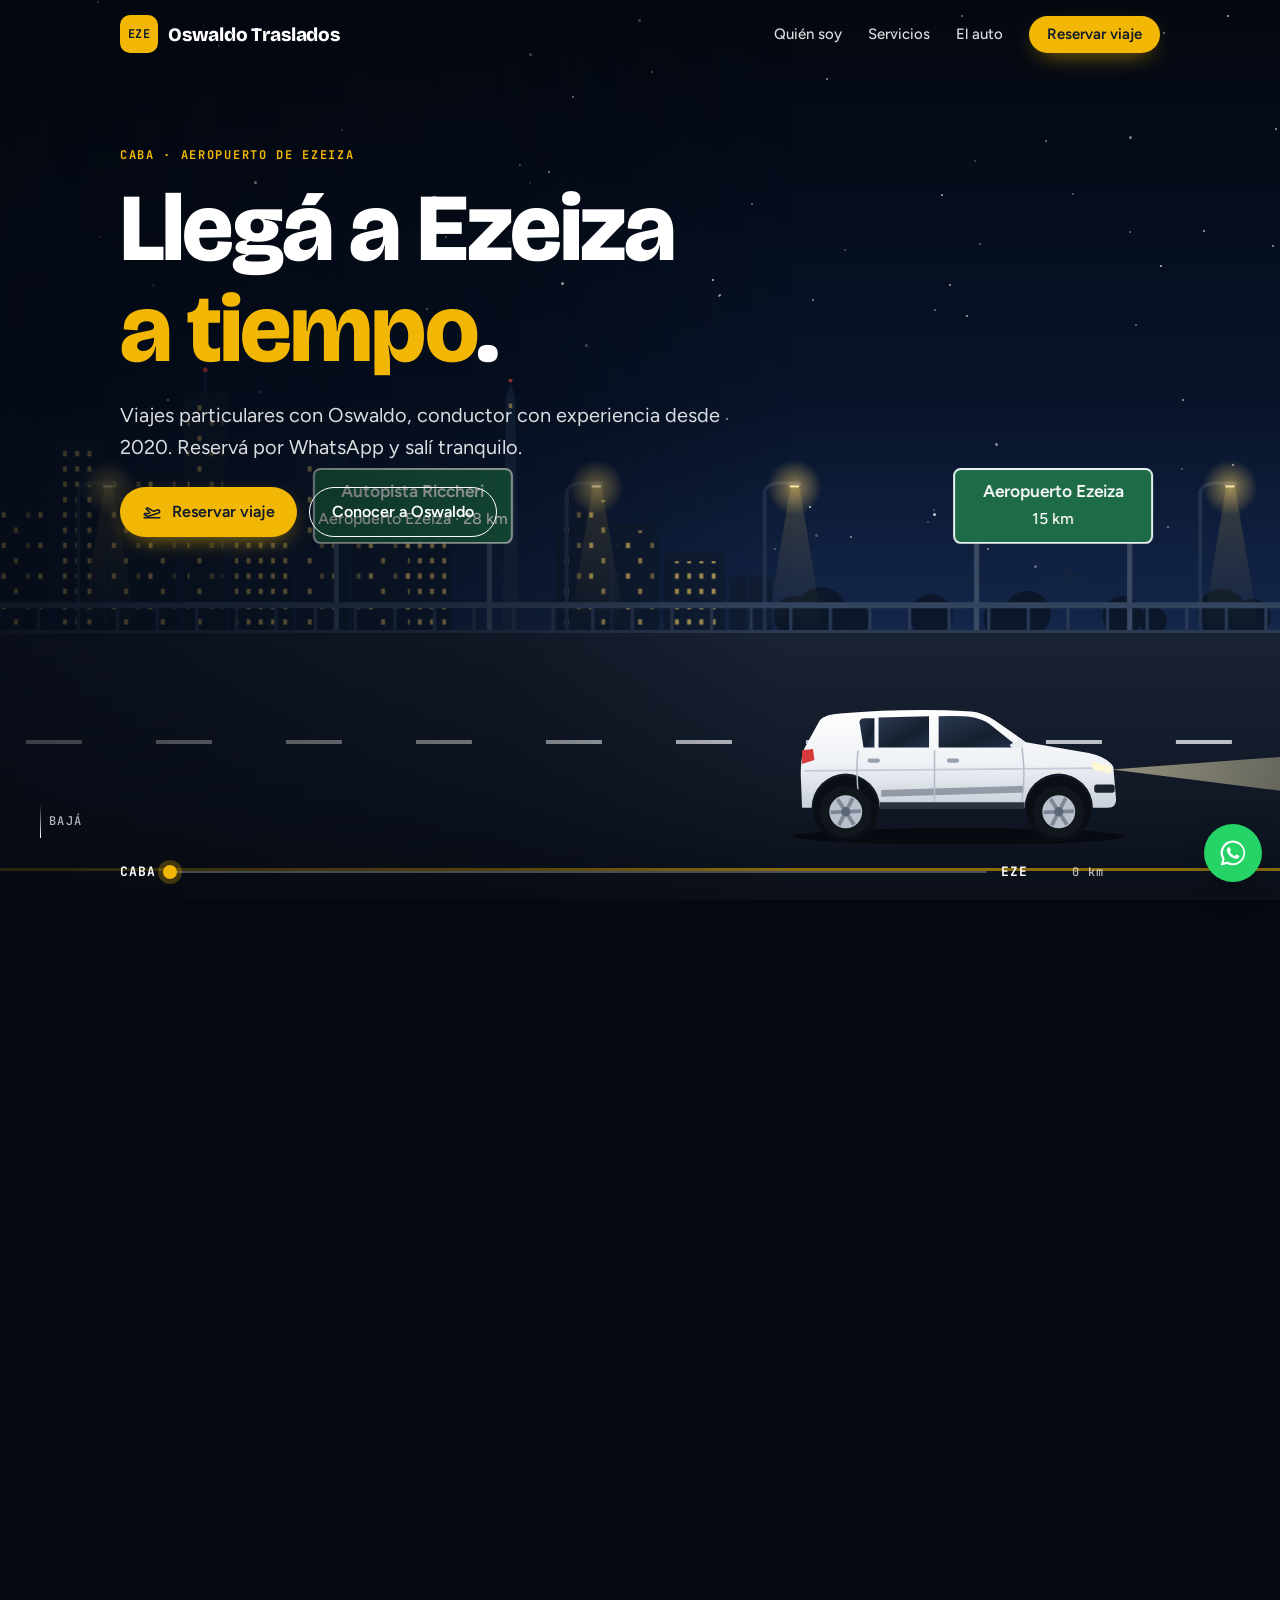
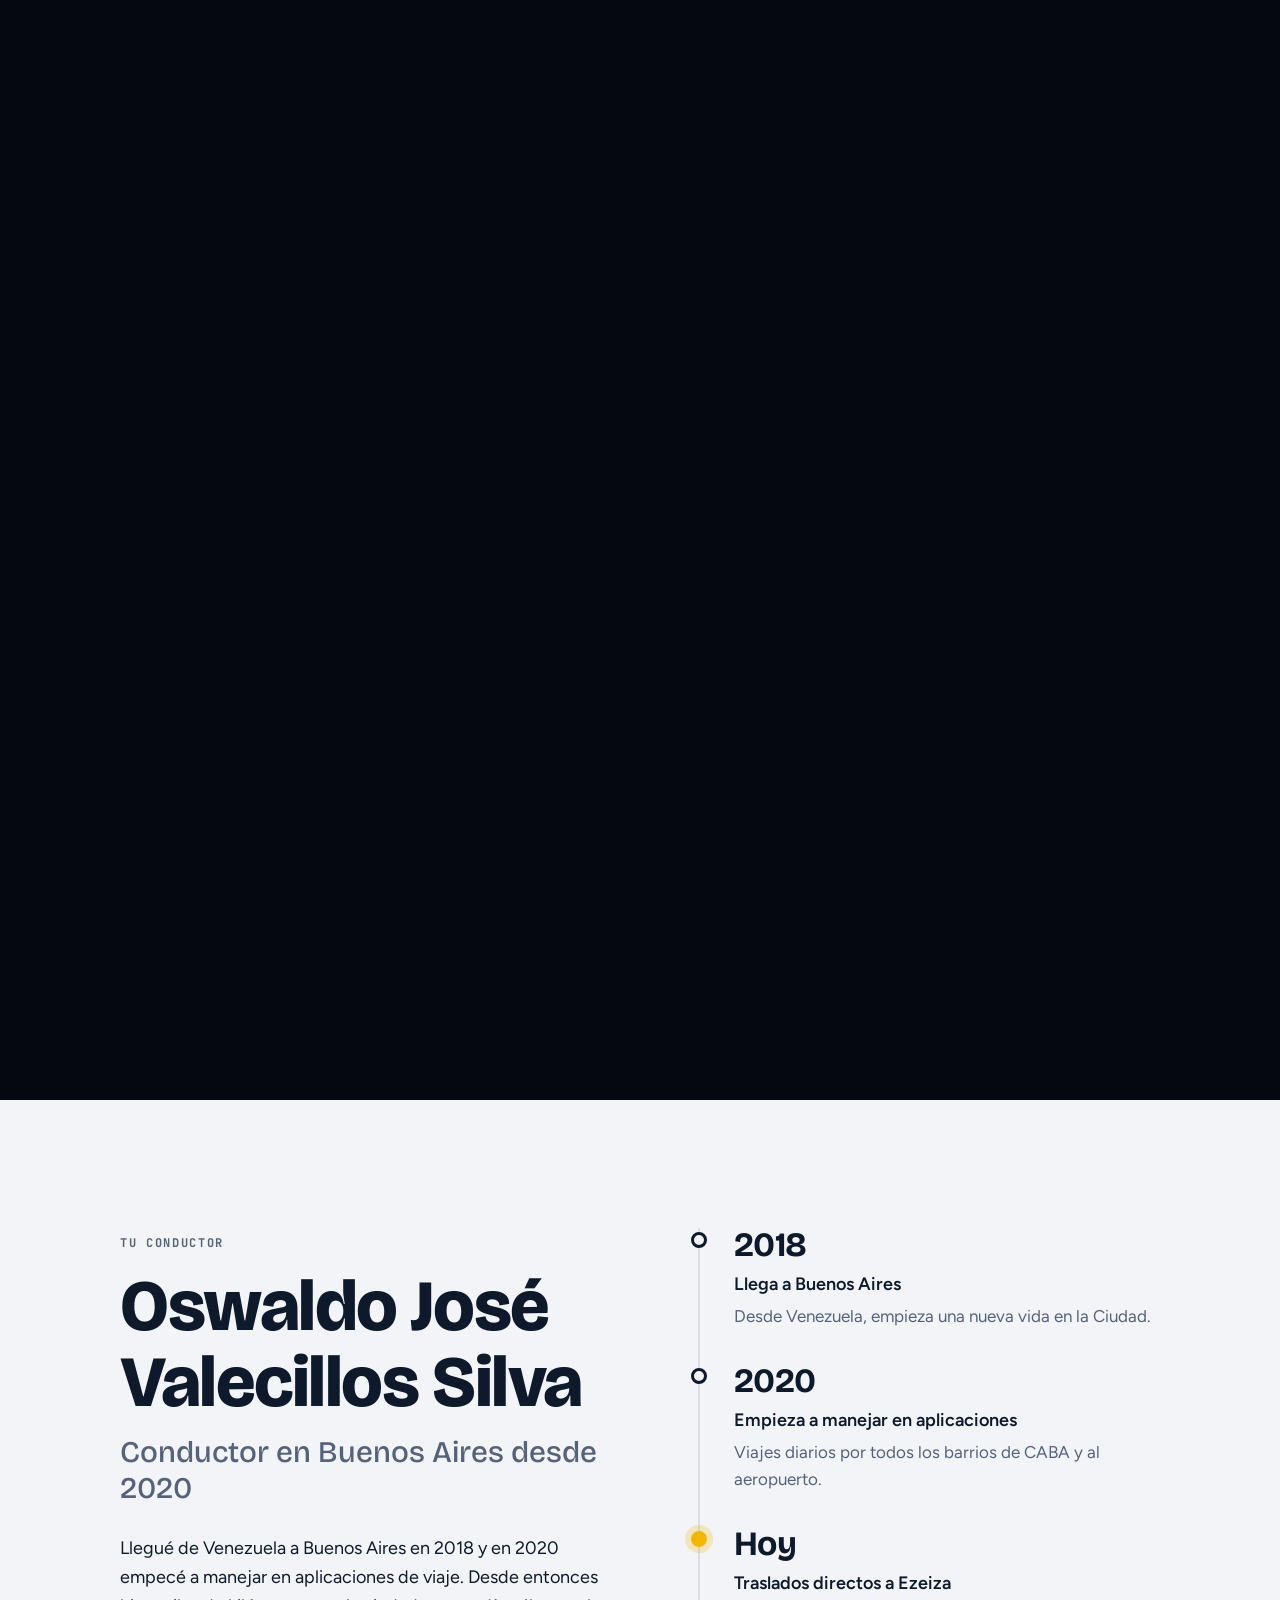
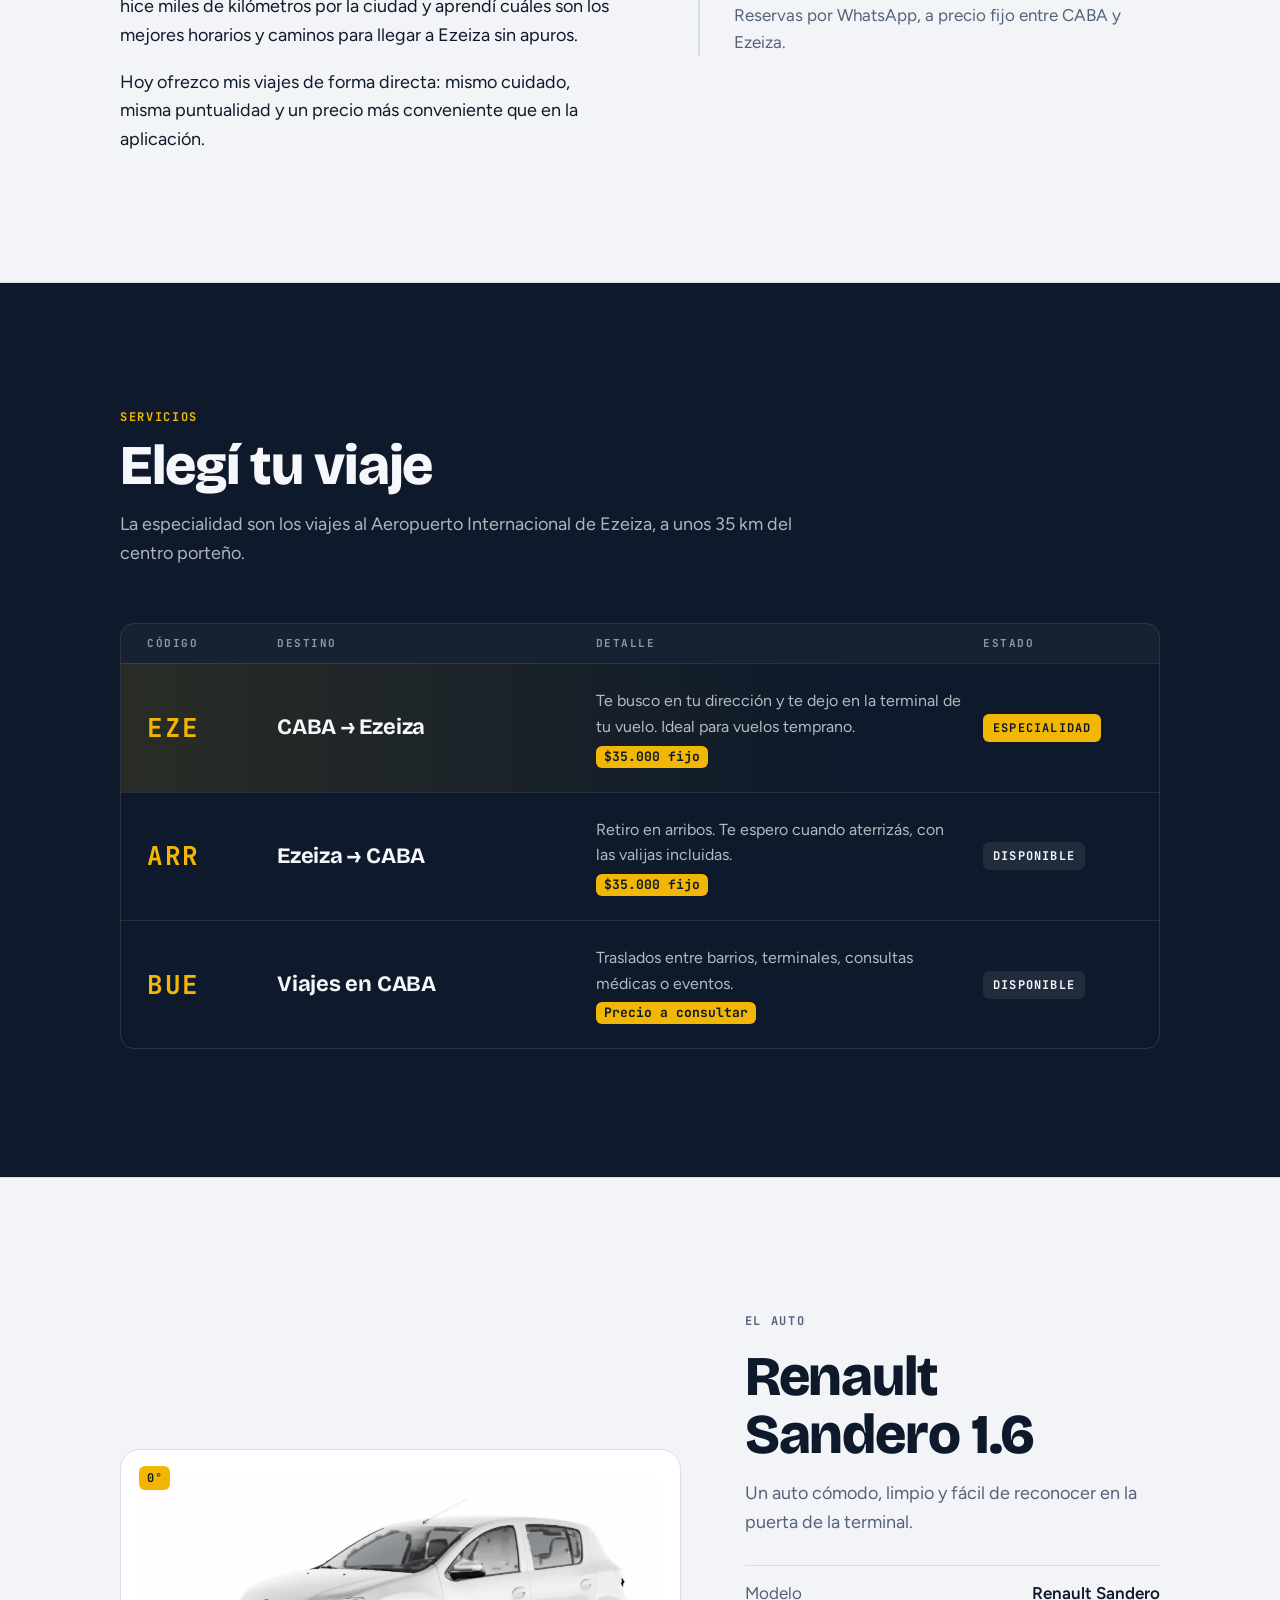
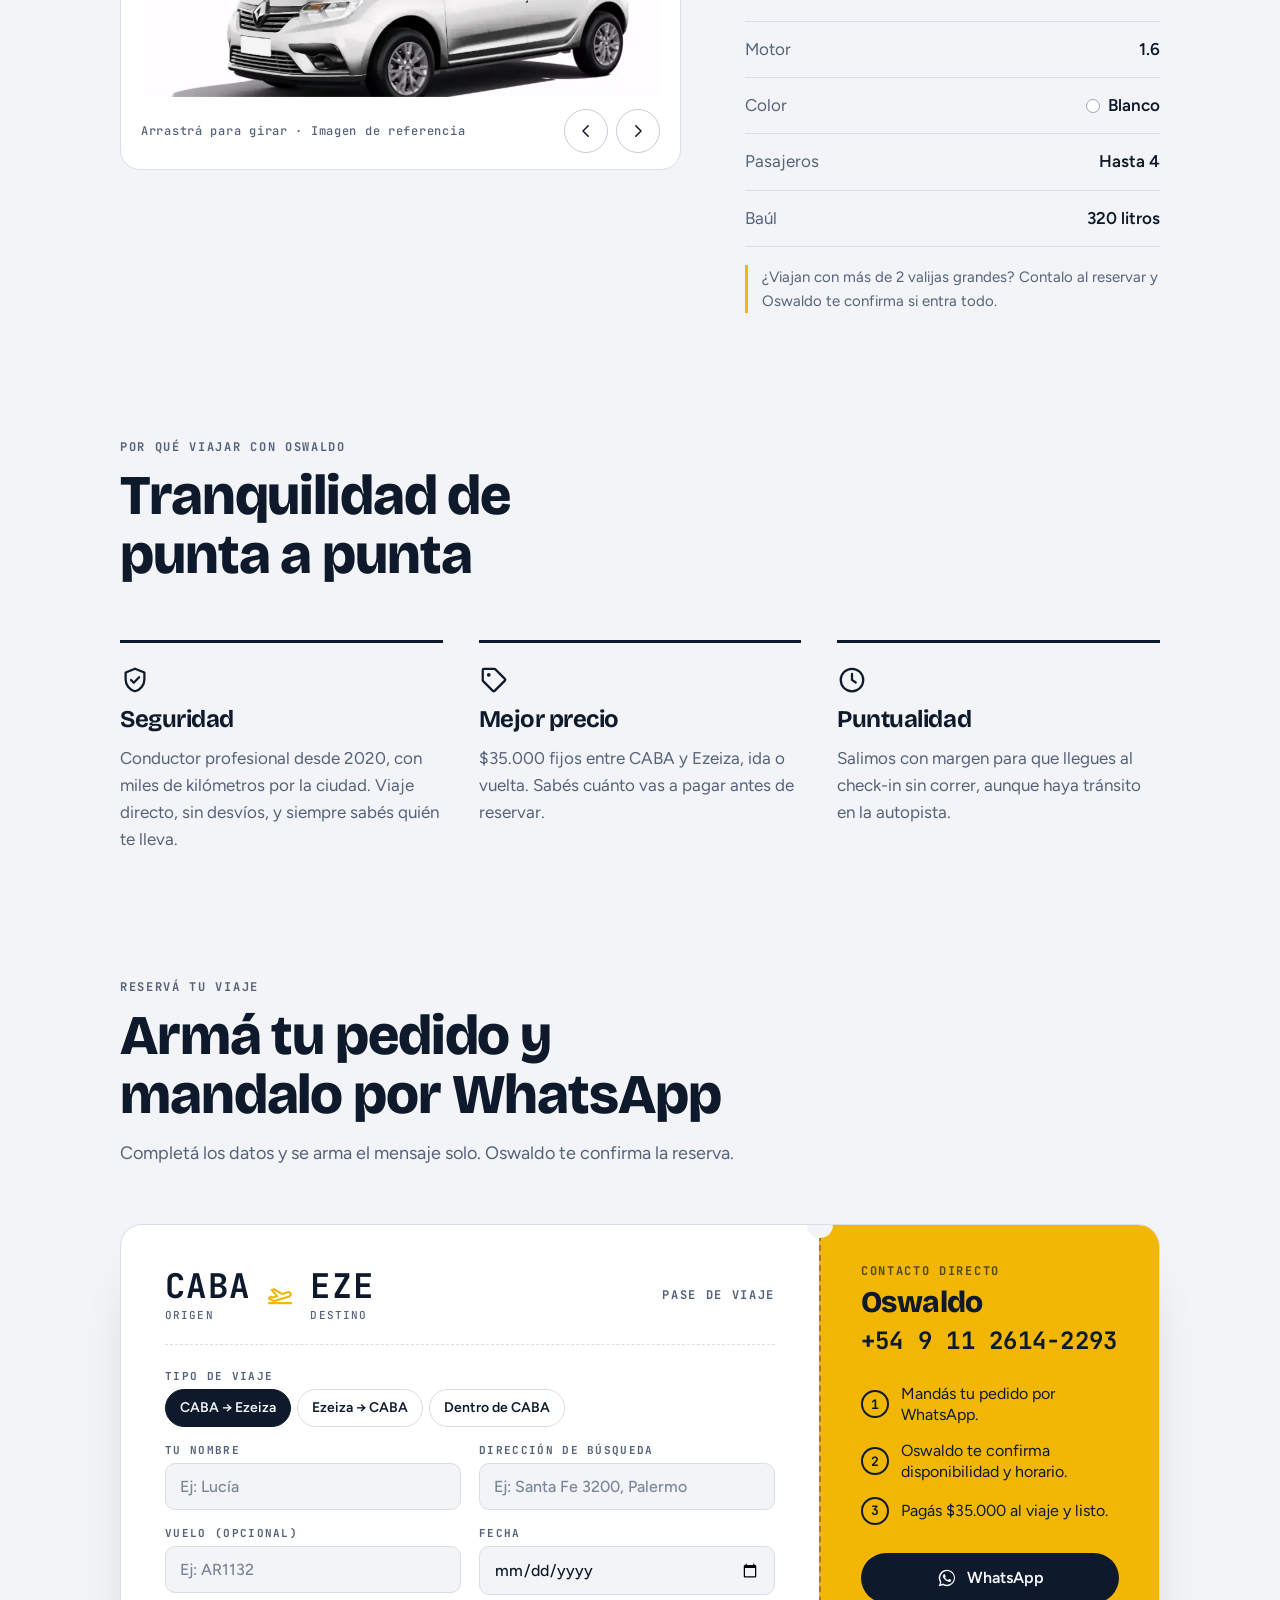
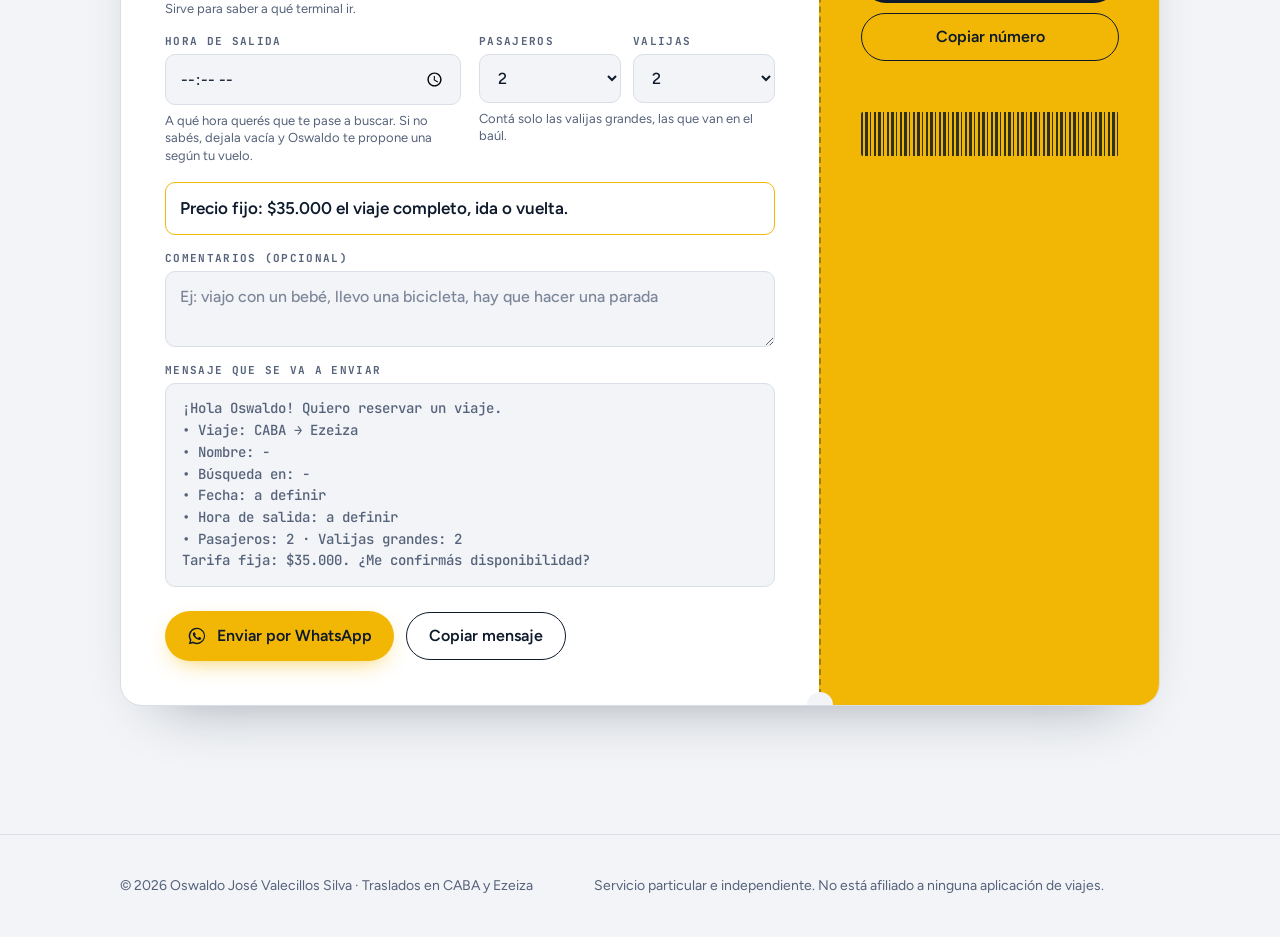
<file: index.html>
<!DOCTYPE html>
<html lang="es-AR">
<head>
  <meta charset="UTF-8">
  <meta name="viewport" content="width=device-width, initial-scale=1, viewport-fit=cover">
  <title>Oswaldo Traslados · Viajes de CABA al Aeropuerto de Ezeiza</title>
  <meta name="description" content="Traslados particulares de CABA al Aeropuerto de Ezeiza y de vuelta, con Oswaldo, conductor desde 2020. Precio fijo de $35.000 a Ezeiza y desde Ezeiza. Reservá por WhatsApp.">
  <meta name="author" content="Oswaldo José Valecillos Silva">
  <meta name="robots" content="index, follow">
  <meta name="theme-color" content="#0E1A2B">
  <!-- Si cambia el dominio, actualizar aquí, en og:url, og:image, el JSON-LD, robots.txt y sitemap.xml -->
  <link rel="canonical" href="https://sebbasv.github.io/Oswaldo/">
  <link rel="icon" type="image/svg+xml" href="assets/favicon.svg">
  <link rel="icon" type="image/png" sizes="32x32" href="assets/favicon-32.png">
  <link rel="apple-touch-icon" href="assets/apple-touch-icon.png">

  <meta property="og:type" content="website">
  <meta property="og:site_name" content="Oswaldo Traslados">
  <meta property="og:locale" content="es_AR">
  <meta property="og:url" content="https://sebbasv.github.io/Oswaldo/">
  <meta property="og:title" content="Oswaldo Traslados · CABA ⇄ Aeropuerto de Ezeiza">
  <meta property="og:description" content="Llegá a Ezeiza a tiempo. Viajes particulares desde cualquier barrio de CABA, a precio fijo de $35.000. Reservá por WhatsApp.">
  <meta property="og:image" content="https://sebbasv.github.io/Oswaldo/assets/img/og-image.png">
  <meta property="og:image:type" content="image/png">
  <meta property="og:image:width" content="1200">
  <meta property="og:image:height" content="630">
  <meta property="og:image:alt" content="Oswaldo Traslados: viajes de CABA al Aeropuerto de Ezeiza. Ilustración de un Renault Sandero blanco de noche en la Autopista Riccheri.">
  <meta name="twitter:card" content="summary_large_image">
  <meta name="twitter:title" content="Oswaldo Traslados · CABA ⇄ Ezeiza">
  <meta name="twitter:description" content="Viajes particulares al Aeropuerto de Ezeiza. Reservá por WhatsApp.">
  <meta name="twitter:image" content="https://sebbasv.github.io/Oswaldo/assets/img/og-image.png">

  <script>document.documentElement.classList.add('js');</script>

  <link rel="preconnect" href="https://fonts.googleapis.com">
  <link rel="preconnect" href="https://fonts.gstatic.com" crossorigin>
  <link rel="stylesheet" href="https://fonts.googleapis.com/css2?family=Bricolage+Grotesque:opsz,wght@12..96,500;12..96,700;12..96,800&family=Figtree:wght@400;500;600&family=JetBrains+Mono:wght@500;700&display=swap">
  <link rel="stylesheet" href="css/style.css">
  <script src="js/main.js" defer></script>

  <script type="application/ld+json">
  {
    "@context": "https://schema.org",
    "@type": "TaxiService",
    "@id": "https://sebbasv.github.io/Oswaldo/#servicio",
    "name": "Oswaldo Traslados",
    "description": "Traslados particulares de CABA al Aeropuerto Internacional de Ezeiza, retiro en arribos y viajes dentro de la Ciudad de Buenos Aires.",
    "url": "https://sebbasv.github.io/Oswaldo/",
    "image": "https://sebbasv.github.io/Oswaldo/assets/img/og-image.png",
    "serviceType": "Traslados al aeropuerto",
    "areaServed": [
      { "@type": "City", "name": "Ciudad Autónoma de Buenos Aires" },
      { "@type": "Airport", "name": "Aeropuerto Internacional Ministro Pistarini (Ezeiza)", "iataCode": "EZE" }
    ],
    "provider": {
      "@type": "Person",
      "name": "Oswaldo José Valecillos Silva",
      "jobTitle": "Conductor",
      "telephone": "+54 9 11 2614-2293",
      "url": "https://sebbasv.github.io/Oswaldo/"
    },
    "availableChannel": {
      "@type": "ServiceChannel",
      "serviceUrl": "https://wa.me/5491126142293",
      "servicePhone": { "@type": "ContactPoint", "telephone": "+54 9 11 2614-2293", "contactType": "reservas", "availableLanguage": "es" }
    }
  }
  </script>
</head>
<body>

<a class="skip-link" href="#contenido">Saltar al contenido</a>

<svg width="0" height="0" style="position:absolute" aria-hidden="true" focusable="false">
  <symbol id="i-wa" viewBox="0 0 24 24"><path fill="currentColor" d="M12.04 2a9.9 9.9 0 0 0-8.5 15l-1.4 5 5.1-1.3A9.9 9.9 0 1 0 12.04 2Zm0 18.1a8.2 8.2 0 0 1-4.2-1.2l-.3-.2-3 .8.8-3-.2-.3a8.2 8.2 0 1 1 6.9 3.9Zm4.5-6.1c-.25-.12-1.46-.72-1.69-.8-.23-.08-.39-.12-.56.12-.16.25-.64.8-.78.97-.14.16-.29.18-.54.06a6.7 6.7 0 0 1-3.34-2.92c-.25-.43.25-.4.72-1.34.08-.16.04-.3-.02-.43-.06-.12-.56-1.34-.76-1.84-.2-.48-.4-.41-.56-.42h-.47a.9.9 0 0 0-.66.31 2.76 2.76 0 0 0-.86 2.05c0 1.21.88 2.38 1 2.55.13.16 1.74 2.66 4.21 3.73 1.56.67 2.17.73 2.95.62.48-.07 1.46-.6 1.67-1.18.2-.58.2-1.08.14-1.18-.06-.1-.22-.16-.47-.29Z"/></symbol>
  <symbol id="i-plane" viewBox="0 0 24 24"><path fill="none" stroke="currentColor" stroke-width="1.8" stroke-linecap="round" stroke-linejoin="round" d="M2.5 19h19M3.8 13.4l2.3.8 3.4-1.2-4.6-5.2 1.9-.7 7.2 4.1 4.6-1.6a1.9 1.9 0 0 1 1.3 3.6L6.6 17.3 2.5 15Z"/></symbol>
  <symbol id="i-shield" viewBox="0 0 24 24"><path fill="none" stroke="currentColor" stroke-width="1.8" stroke-linecap="round" stroke-linejoin="round" d="M12 3 4.5 6v5.5c0 4.6 3.2 8.4 7.5 9.5 4.3-1.1 7.5-4.9 7.5-9.5V6L12 3Z"/><path fill="none" stroke="currentColor" stroke-width="1.8" stroke-linecap="round" stroke-linejoin="round" d="m8.8 12 2.2 2.2 4.3-4.4"/></symbol>
  <symbol id="i-tag" viewBox="0 0 24 24"><path fill="none" stroke="currentColor" stroke-width="1.8" stroke-linecap="round" stroke-linejoin="round" d="M3 12.2V4a1 1 0 0 1 1-1h8.2a1 1 0 0 1 .7.3l7.8 7.8a1 1 0 0 1 0 1.4l-8.2 8.2a1 1 0 0 1-1.4 0L3.3 12.9a1 1 0 0 1-.3-.7Z"/><circle cx="7.8" cy="7.8" r="1.5" fill="currentColor"/></symbol>
  <symbol id="i-clock" viewBox="0 0 24 24"><circle cx="12" cy="12" r="9" fill="none" stroke="currentColor" stroke-width="1.8"/><path fill="none" stroke="currentColor" stroke-width="1.8" stroke-linecap="round" d="M12 7v5l3 2"/></symbol>
  <symbol id="i-left" viewBox="0 0 24 24"><path fill="none" stroke="currentColor" stroke-width="2" stroke-linecap="round" stroke-linejoin="round" d="M15 5l-7 7 7 7"/></symbol>
  <symbol id="i-right" viewBox="0 0 24 24"><path fill="none" stroke="currentColor" stroke-width="2" stroke-linecap="round" stroke-linejoin="round" d="M9 5l7 7-7 7"/></symbol>
  <symbol id="i-arrow" viewBox="0 0 24 24"><path fill="none" stroke="currentColor" stroke-width="2" stroke-linecap="round" stroke-linejoin="round" d="M4 12h15M13 6l6 6-6 6"/></symbol>
</svg>

<header class="nav" id="nav">
  <div class="wrap nav-in">
    <a class="logo" href="#top" aria-label="Oswaldo Traslados, ir al inicio"><span class="logo-mark" aria-hidden="true">EZE</span><span class="logo-text">Oswaldo Traslados</span></a>
    <nav class="nav-links" id="navLinks" aria-label="Principal">
      <a href="#oswaldo">Quién soy</a>
      <a href="#servicios">Servicios</a>
      <a href="#auto">El auto</a>
      <a class="btn btn-accent" href="#reservar">Reservar viaje</a>
    </nav>
    <div class="nav-mobile">
      <a class="btn btn-accent nav-cta" href="#reservar">Reservar</a>
      <button class="nav-toggle" id="navToggle" type="button" aria-expanded="false" aria-controls="navLinks" aria-label="Abrir menú"><span></span><span></span><span></span></button>
    </div>
  </div>
</header>

<main id="top">
  <!-- HERO: ilustración de la ruta CABA → EZE que avanza con el scroll -->
  <section class="hero" id="hero" aria-label="Presentación">
    <div class="hero-stick">
      <div class="scene" id="scene" aria-hidden="true">
        <div class="sky"></div>
        <div class="sky-dawn" id="skyDawn"></div>
        <div class="stars" id="stars"></div>
        <div class="sun" id="sun"></div>

        <!-- Fondo: ciudad con el Obelisco, campo y el aeropuerto -->
        <svg class="layer layer-far" id="layerFar" viewBox="0 0 3200 400" preserveAspectRatio="xMinYMax meet" focusable="false">
          <defs>
            <pattern id="winA" width="16" height="20" patternUnits="userSpaceOnUse"><rect x="5" y="6" width="5" height="7" fill="#FFD66B" opacity=".7"/></pattern>
            <pattern id="winB" width="48" height="40" patternUnits="userSpaceOnUse"><rect x="5" y="6" width="5" height="7" fill="#FFD66B" opacity=".8"/><rect x="37" y="6" width="5" height="7" fill="#FFD66B" opacity=".45"/><rect x="21" y="26" width="5" height="7" fill="#FFD66B" opacity=".65"/></pattern>
            <pattern id="mullion" width="14" height="22" patternUnits="userSpaceOnUse"><rect width="11" height="22" fill="#F2B705" opacity=".38"/></pattern>
          </defs>
          <g fill="#101d33"><rect x="0" y="220" width="80" height="180"/><rect x="84" y="160" width="64" height="240"/><rect x="152" y="250" width="58" height="150"/><rect x="214" y="200" width="100" height="200"/><rect x="320" y="180" width="78" height="220"/><rect x="402" y="110" width="54" height="290"/><rect x="460" y="230" width="88" height="170"/><rect x="552" y="150" width="66" height="250"/><rect x="622" y="195" width="96" height="205"/><rect x="722" y="90" width="58" height="310"/><rect x="784" y="235" width="82" height="165"/><rect x="870" y="165" width="68" height="235"/><rect x="942" y="255" width="88" height="145"/><rect x="1010" y="185" width="62" height="215"/><rect x="1210" y="220" width="70" height="180"/><rect x="1284" y="260" width="60" height="140"/><rect x="1350" y="300" width="80" height="100"/><rect x="1436" y="330" width="56" height="70"/></g>
          <g><rect x="6" y="230" width="68" height="166" fill="url(#winB)"/><rect x="90" y="170" width="52" height="226" fill="url(#winA)"/><rect x="158" y="260" width="46" height="136" fill="url(#winB)"/><rect x="220" y="210" width="88" height="186" fill="url(#winB)"/><rect x="326" y="190" width="66" height="206" fill="url(#winA)"/><rect x="408" y="120" width="42" height="276" fill="url(#winB)"/><rect x="466" y="240" width="76" height="156" fill="url(#winB)"/><rect x="558" y="160" width="54" height="236" fill="url(#winA)"/><rect x="628" y="205" width="84" height="191" fill="url(#winB)"/><rect x="728" y="100" width="46" height="296" fill="url(#winB)"/><rect x="790" y="245" width="70" height="151" fill="url(#winA)"/><rect x="876" y="175" width="56" height="221" fill="url(#winB)"/><rect x="948" y="265" width="76" height="131" fill="url(#winB)"/><rect x="1016" y="195" width="50" height="201" fill="url(#winA)"/><rect x="1216" y="230" width="58" height="166" fill="url(#winB)"/><rect x="1290" y="270" width="48" height="126" fill="url(#winB)"/><rect x="1356" y="310" width="68" height="86" fill="url(#winA)"/></g>
          <!-- Obelisco -->
          <polygon points="1139,400 1161,400 1156,96 1150,76 1144,96" fill="#1a2b48"/>
          <rect x="1148" y="104" width="4" height="6" fill="#FFD66B" opacity=".8"/>
          <line x1="751" y1="90" x2="751" y2="62" stroke="#1a2b48" stroke-width="3"/>
          <circle class="blink" cx="751" cy="60" r="3" fill="#FF4D4D"/>
          <circle class="blink" cx="1150" cy="74" r="2.5" fill="#FF4D4D"/>
          <!-- Campo -->
          <g fill="#0c182a">
            <circle cx="1520" cy="382" r="26"/>
            <circle cx="1556" cy="378" r="34"/><circle cx="1600" cy="386" r="20"/><circle cx="1700" cy="381" r="28"/><circle cx="1790" cy="385" r="22"/>
            <circle cx="1826" cy="379" r="30"/><circle cx="1950" cy="382" r="26"/><circle cx="1990" cy="388" r="18"/><circle cx="2080" cy="378" r="32"/>
            <circle cx="2120" cy="383" r="24"/><circle cx="2240" cy="386" r="20"/><circle cx="2280" cy="381" r="28"/><circle cx="2400" cy="385" r="22"/>
          </g>
          <g stroke="#14243d" stroke-width="3" fill="none">
            <path d="M1460 400V320M1446 328H1474M1880 400V320M1866 328H1894M2200 400V320M2186 328H2214"/>
            <path d="M1446 328Q1663 352 1866 328M1474 328Q1677 356 1894 328M1866 328Q2030 350 2186 328M1894 328Q2056 352 2214 328" stroke-width="1.2"/>
          </g>
          <!-- Aeropuerto -->
          <path d="M2520 400V350Q2580 318 2640 350V400Z" fill="#13223a"/>
          <rect x="3012" y="200" width="18" height="200" fill="#16263f"/>
          <polygon points="2994,180 3048,180 3042,202 3000,202" fill="#F2B705" opacity=".55"/>
          <rect x="2990" y="172" width="62" height="9" fill="#1d3150"/>
          <line x1="3021" y1="172" x2="3021" y2="146" stroke="#1d3150" stroke-width="3"/>
          <circle class="blink" cx="3021" cy="144" r="3" fill="#FF4D4D"/>
          <rect x="2660" y="330" width="500" height="70" fill="#142540"/>
          <rect x="2672" y="344" width="476" height="22" fill="url(#mullion)"/>
          <path d="M2650 330Q2905 300 3170 330V337H2650Z" fill="#1f3354"/>
          <text x="2905" y="322" text-anchor="middle" font-family="JetBrains Mono, monospace" font-weight="700" font-size="22" letter-spacing="3" fill="#F2B705">EZE</text>
          <g fill="#9fd3ff" opacity=".8">
            <circle cx="2500" cy="397" r="2"/><circle cx="2540" cy="397" r="2"/><circle cx="2580" cy="397" r="2"/><circle cx="2620" cy="397" r="2"/><circle cx="2660" cy="397" r="2"/>
            <circle cx="2700" cy="397" r="2"/><circle cx="2740" cy="397" r="2"/><circle cx="2780" cy="397" r="2"/><circle cx="2820" cy="397" r="2"/><circle cx="2860" cy="397" r="2"/>
          </g>
        </svg>

        <!-- Avión despegando -->
        <svg class="plane" id="plane" viewBox="0 0 240 80" focusable="false">
          <polygon points="12,44 4,6 22,6 50,33" fill="#cfd7e3"/>
          <polygon points="10,42 40,42 22,54 6,54" fill="#cfd7e3"/>
          <path d="M10 44C10 36 30 32 60 32H200C220 32 236 38 236 44C236 50 222 54 200 54H40C24 54 10 50 10 44Z" fill="#EEF2F8"/>
          <rect x="40" y="47" width="170" height="3" fill="#F2B705"/>
          <g fill="#1b2a40"><circle cx="70" cy="40" r="2"/><circle cx="82" cy="40" r="2"/><circle cx="94" cy="40" r="2"/><circle cx="106" cy="40" r="2"/><circle cx="118" cy="40" r="2"/><circle cx="130" cy="40" r="2"/><circle cx="142" cy="40" r="2"/><circle cx="154" cy="40" r="2"/><circle cx="166" cy="40" r="2"/><circle cx="178" cy="40" r="2"/><path d="M214 37h10l6 5h-16z"/></g>
          <polygon points="140,46 166,46 120,76 102,76" fill="#dde3ec"/>
          <ellipse cx="136" cy="59" rx="16" ry="6" fill="#b9c2cf"/>
          <circle class="blink" cx="104" cy="75" r="2.5" fill="#FF4D4D"/>
          <circle class="blink fast" cx="6" cy="8" r="2" fill="#ffffff"/>
        </svg>

        <!-- Autopista: faroles y carteles -->
        <svg class="layer layer-mid" id="layerMid" viewBox="0 0 4800 300" preserveAspectRatio="xMinYMax meet" focusable="false">
          <defs>
            <radialGradient id="lampGlow"><stop offset="0" stop-color="#FFD66B" stop-opacity=".55"/><stop offset="1" stop-color="#FFD66B" stop-opacity="0"/></radialGradient>
            <linearGradient id="lampCone" x1="0" y1="0" x2="0" y2="1"><stop offset="0" stop-color="#FFD66B" stop-opacity=".18"/><stop offset="1" stop-color="#FFD66B" stop-opacity="0"/></linearGradient>
            <pattern id="railPost" width="60" height="40" patternUnits="userSpaceOnUse"><rect x="0" y="0" width="5" height="40" fill="#2a3a55"/></pattern>
            <g id="lamp">
              <polygon points="42,84 56,84 92,300 6,300" fill="url(#lampCone)"/>
              <rect x="0" y="88" width="6" height="212" fill="#22324d"/>
              <path d="M3 90Q8 74 44 78" stroke="#22324d" stroke-width="5" fill="none"/>
              <rect x="38" y="75" width="20" height="7" rx="2" fill="#2c3e5e"/>
              <circle cx="48" cy="84" r="42" fill="url(#lampGlow)"/>
              <rect x="41" y="81" width="14" height="3" fill="#FFE9A8"/>
            </g>
            <g id="signPosts"><rect x="30" y="160" width="8" height="140" fill="#3a4a63"/><rect x="262" y="160" width="8" height="140" fill="#3a4a63"/></g>
          </defs>
          <use href="#lamp" x="120"/><use href="#lamp" x="420"/><use href="#lamp" x="720"/><use href="#lamp" x="1020"/><use href="#lamp" x="1760"/><use href="#lamp" x="2060"/><use href="#lamp" x="2720"/><use href="#lamp" x="3020"/><use href="#lamp" x="3320"/><use href="#lamp" x="3620"/><use href="#lamp" x="3920"/><use href="#lamp" x="4620"/>
          <g font-family="Figtree, system-ui, sans-serif" fill="#fff">
            <use href="#signPosts" x="1380"/>
            <rect x="1380" y="56" width="300" height="112" rx="10" fill="#1D6B47" stroke="#E8F2EC" stroke-width="3"/>
            <text x="1530" y="98" text-anchor="middle" font-size="26" font-weight="600">Autopista Riccheri</text>
            <text x="1530" y="140" text-anchor="middle" font-size="24" font-weight="500">Aeropuerto Ezeiza · 28 km</text>
            <use href="#signPosts" x="2350"/>
            <rect x="2350" y="56" width="300" height="112" rx="10" fill="#1D6B47" stroke="#E8F2EC" stroke-width="3"/>
            <text x="2500" y="98" text-anchor="middle" font-size="26" font-weight="600">Aeropuerto Ezeiza</text>
            <text x="2500" y="140" text-anchor="middle" font-size="24" font-weight="500">15 km</text>
            <use href="#signPosts" x="4250"/>
            <rect x="4250" y="56" width="300" height="112" rx="10" fill="#1D6B47" stroke="#E8F2EC" stroke-width="3"/>
            <text x="4400" y="98" text-anchor="middle" font-size="26" font-weight="600">Aeropuerto</text>
            <text x="4400" y="140" text-anchor="middle" font-size="24" font-weight="500">Salidas · Terminal A</text>
          </g>
          <rect x="0" y="262" width="4800" height="38" fill="url(#railPost)"/>
          <rect x="0" y="258" width="4800" height="9" rx="2" fill="#33445f"/>
        </svg>

        <div class="road" id="road"><span class="road-lane"></span><span class="road-edge"></span></div>

        <!-- El auto: Renault Sandero blanco (hatchback) -->
        <svg class="car" id="car" viewBox="0 0 300 112" focusable="false">
          <defs>
            <linearGradient id="beam" x1="0" y1="0" x2="1" y2="0"><stop offset="0" stop-color="#FFF1BF" stop-opacity=".55"/><stop offset="1" stop-color="#FFF1BF" stop-opacity="0"/></linearGradient>
            <linearGradient id="paint" x1="0" y1="0" x2="0" y2="1"><stop offset="0" stop-color="#FFFFFF"/><stop offset=".55" stop-color="#EEF1F5"/><stop offset="1" stop-color="#C9D0DA"/></linearGradient>
            <linearGradient id="glass" x1="0" y1="0" x2="1" y2="1"><stop offset="0" stop-color="#2b3a52"/><stop offset=".6" stop-color="#15202f"/><stop offset="1" stop-color="#22324a"/></linearGradient>
            <g id="wheel"><circle r="22" fill="#11151c"/><circle r="14" fill="#B9C1CD"/><g class="spokes" fill="#7d8796"><rect x="-1.6" y="-13" width="3.2" height="26"/><rect x="-1.6" y="-13" width="3.2" height="26" transform="rotate(60)"/><rect x="-1.6" y="-13" width="3.2" height="26" transform="rotate(120)"/></g><circle r="4" fill="#5b6575"/></g>
          </defs>
          <polygon class="beam" id="beam" points="271,56 620,30 620,100" fill="url(#beam)"/>
          <ellipse cx="159" cy="105" rx="122" ry="6" fill="#000" opacity=".5"/>
          <circle cx="76" cy="85" r="24" fill="#0b0f15"/><circle cx="232" cy="85" r="24" fill="#0b0f15"/>
          <path d="M44 84L43 60Q43 44 47 38L57 20Q61 15.5 72 15Q122 11 168 13.5Q177 14.5 185 20L208 36L254 44Q268 47 272 54L274 78Q274 84 268 84H257A25 25 0 0 0 207 84H101A25 25 0 0 0 51 84Z" fill="url(#paint)"/>
          <path d="M89 40L86 21Q86.5 18.5 90 18.5L97 18.5V40Z" fill="url(#glass)"/>
          <path d="M100 40V18L137 17V40Z" fill="url(#glass)"/>
          <path d="M144 40V17Q160 16.5 168 17.5Q175 18.5 181 22.5L203 40Z" fill="url(#glass)"/>
          <path d="M46 57L270 55" stroke="#C3CAD6" stroke-width="1.2" fill="none"/>
          <path d="M102 71L206 68V73L102 76Z" fill="#5b6575" opacity=".55"/>
          <path d="M141 42V83M85 42Q83 60 86 80M205 40Q208 60 205 80" stroke="#B4BCC9" stroke-width="1.1" fill="none"/>
          <rect x="92" y="48" width="9" height="3" rx="1.5" fill="#97A1AF"/><rect x="150" y="48" width="9" height="3" rx="1.5" fill="#97A1AF"/>
          <path d="M196 38l8-5 4 6-10 2z" fill="#E9EDF2"/>
          <path d="M256 50L271 54L270 59L257 56Z" fill="#FFF7D6"/>
          <path d="M44 42L52 41L53 49L44 52Z" fill="#D63A3A"/>
          <path d="M101 80H207V85H101Z" fill="#2a3240"/>
          <rect x="258" y="67" width="15" height="6" rx="2" fill="#1b2230"/>
          <use href="#wheel" transform="translate(76 87) scale(.86)" class="wheel"/>
          <use href="#wheel" transform="translate(232 87) scale(.86)" class="wheel"/>
        </svg>
      </div>
      <div class="hero-shade"></div>

      <div class="beats">
        <div class="beat on" data-beat="0">
          <div class="beat-in">
            <span class="eyebrow">CABA · Aeropuerto de Ezeiza</span>
            <h1>Llegá a Ezeiza <span class="hl">a tiempo</span>.</h1>
            <p>Viajes particulares con Oswaldo, conductor con experiencia desde 2020. Reservá por WhatsApp y salí tranquilo.</p>
            <div class="ctas">
              <a class="btn btn-accent" href="#reservar"><svg aria-hidden="true"><use href="#i-plane"/></svg>Reservar viaje</a>
              <a class="btn btn-ghost" href="#oswaldo">Conocer a Oswaldo</a>
            </div>
          </div>
        </div>
        <div class="beat" data-beat="1">
          <div class="beat-in">
            <span class="eyebrow">Especialidad</span>
            <h2>Ezeiza, ida y vuelta.</h2>
            <p>Te busco en tu casa o en el hotel y te dejo en la terminal. También te espero en arribos cuando volvés de viaje.</p>
          </div>
        </div>
        <div class="beat" data-beat="2">
          <div class="beat-in">
            <span class="eyebrow">Cobertura</span>
            <h2>Toda la Ciudad de Buenos Aires.</h2>
            <p>Palermo, Belgrano, Caballito, Recoleta, Microcentro, Flores y cualquier barrio de CABA.</p>
          </div>
        </div>
        <div class="beat" data-beat="3">
          <div class="beat-in">
            <span class="eyebrow">Seguridad y precio</span>
            <h2>Más económico que en la app. <span class="hl">Igual de seguro.</span></h2>
            <p>Precio fijo de <strong>$35.000</strong> entre CABA y Ezeiza, en cualquier sentido. Sin dinámica ni sorpresas al final del viaje.</p>
            <div class="ctas">
              <a class="btn btn-accent" href="https://wa.me/5491126142293?text=Hola%20Oswaldo!%20Quiero%20reservar%20un%20viaje%20a%20Ezeiza." target="_blank" rel="noopener"><svg aria-hidden="true"><use href="#i-wa"/></svg>Reservar por WhatsApp</a>
            </div>
          </div>
        </div>
      </div>

      <div class="scroll-hint" id="scrollHint" aria-hidden="true"><i></i><span class="hint-touch">Deslizá</span><span class="hint-mouse">Bajá</span></div>

      <div class="route" aria-hidden="true">
        <div class="wrap route-in">
          <span>CABA</span>
          <div class="route-track"><div class="route-fill" id="routeFill"></div><div class="route-car" id="routeCar"></div></div>
          <span>EZE</span>
          <span class="route-km" id="routeKm">0 km</span>
        </div>
      </div>
    </div>
  </section>

  <div id="contenido"></div>

  <!-- QUIÉN SOY -->
  <section class="block" id="oswaldo" aria-labelledby="oswaldo-title">
    <div class="wrap about-grid">
      <div class="reveal">
        <span class="eyebrow">Tu conductor</span>
        <h2 class="about-name" id="oswaldo-title">Oswaldo José Valecillos Silva</h2>
        <p class="about-role">Conductor en Buenos Aires desde 2020</p>
        <div class="about-copy">
          <p>Llegué de Venezuela a Buenos Aires en 2018 y en 2020 empecé a manejar en aplicaciones de viaje. Desde entonces hice miles de kilómetros por la ciudad y aprendí cuáles son los mejores horarios y caminos para llegar a Ezeiza sin apuros.</p>
          <p>Hoy ofrezco mis viajes de forma directa: mismo cuidado, misma puntualidad y un precio más conveniente que en la aplicación.</p>
        </div>
      </div>
      <ol class="timeline reveal" aria-label="Trayectoria">
        <li>
          <div class="tl-year">2018</div>
          <div class="tl-title">Llega a Buenos Aires</div>
          <p class="tl-text">Desde Venezuela, empieza una nueva vida en la Ciudad.</p>
        </li>
        <li>
          <div class="tl-year">2020</div>
          <div class="tl-title">Empieza a manejar en aplicaciones</div>
          <p class="tl-text">Viajes diarios por todos los barrios de CABA y al aeropuerto.</p>
        </li>
        <li class="now">
          <div class="tl-year">Hoy</div>
          <div class="tl-title">Traslados directos a Ezeiza</div>
          <p class="tl-text">Reservas por WhatsApp, a precio fijo entre CABA y Ezeiza.</p>
        </li>
      </ol>
    </div>
  </section>

  <!-- SERVICIOS: tablero de aeropuerto -->
  <section class="block board-sec" id="servicios" aria-labelledby="servicios-title">
    <div class="wrap">
      <div class="sec-head reveal">
        <span class="eyebrow">Servicios</span>
        <h2 id="servicios-title">Elegí tu viaje</h2>
        <p>La especialidad son los viajes al Aeropuerto Internacional de Ezeiza, a unos 35 km del centro porteño.</p>
      </div>
      <div class="board reveal" role="table" aria-label="Servicios disponibles">
        <div class="board-row head" role="row"><span role="columnheader">Código</span><span role="columnheader">Destino</span><span role="columnheader">Detalle</span><span role="columnheader">Estado</span></div>
        <div class="board-row feat" role="row">
          <span class="code" role="cell">EZE</span>
          <div role="cell"><h3><a class="row-link" href="#reservar" data-tipo="t1">CABA → Ezeiza<span class="sr-only">: reservar este viaje</span></a></h3></div>
          <p role="cell">Te busco en tu dirección y te dejo en la terminal de tu vuelo. Ideal para vuelos temprano. <strong class="price-tag">$35.000 fijo</strong></p>
          <span class="status star" role="cell">Especialidad</span>
        </div>
        <div class="board-row" role="row">
          <span class="code" role="cell">ARR</span>
          <div role="cell"><h3><a class="row-link" href="#reservar" data-tipo="t2">Ezeiza → CABA<span class="sr-only">: reservar este viaje</span></a></h3></div>
          <p role="cell">Retiro en arribos. Te espero cuando aterrizás, con las valijas incluidas. <strong class="price-tag">$35.000 fijo</strong></p>
          <span class="status" role="cell">Disponible</span>
        </div>
        <div class="board-row" role="row">
          <span class="code" role="cell">BUE</span>
          <div role="cell"><h3><a class="row-link" href="#reservar" data-tipo="t3">Viajes en CABA<span class="sr-only">: reservar este viaje</span></a></h3></div>
          <p role="cell">Traslados entre barrios, terminales, consultas médicas o eventos. <strong class="price-tag">Precio a consultar</strong></p>
          <span class="status" role="cell">Disponible</span>
        </div>
      </div>
    </div>
  </section>

  <!-- EL AUTO -->
  <section class="block" id="auto" aria-labelledby="auto-title">
    <div class="wrap car-grid">
      <div class="reveal">
        <div class="stage" id="stage" tabindex="0" role="group" aria-roledescription="visor 360°" aria-label="Vista 360° del Renault Sandero. Arrastrá o usá las flechas del teclado para girarlo.">
          <span class="deg" id="deg" aria-live="polite">0°</span>
          <img id="carImg" src="assets/img/car-0.webp" alt="Renault Sandero blanco, vista frontal tres cuartos" width="900" height="381" loading="lazy" decoding="async" draggable="false">
          <div class="stage-bar">
            <span><span class="drag-mouse">Arrastrá</span><span class="drag-touch">Deslizá</span> para girar · Imagen de referencia</span>
            <div class="stage-btns">
              <button type="button" id="prevBtn" aria-label="Girar a la izquierda"><svg aria-hidden="true"><use href="#i-left"/></svg></button>
              <button type="button" id="nextBtn" aria-label="Girar a la derecha"><svg aria-hidden="true"><use href="#i-right"/></svg></button>
            </div>
          </div>
        </div>
      </div>
      <div class="reveal">
        <span class="eyebrow">El auto</span>
        <h2 class="sec-title" id="auto-title">Renault Sandero 1.6</h2>
        <p class="car-lead">Un auto cómodo, limpio y fácil de reconocer en la puerta de la terminal.</p>
        <dl class="specs">
          <div><dt>Modelo</dt><dd>Renault Sandero</dd></div>
          <div><dt>Motor</dt><dd>1.6</dd></div>
          <div><dt>Color</dt><dd><span class="swatch" aria-hidden="true"></span>Blanco</dd></div>
          <div><dt>Pasajeros</dt><dd>Hasta 4</dd></div>
          <div><dt>Baúl</dt><dd>320 litros</dd></div>
        </dl>
        <p class="car-note">¿Viajan con más de 2 valijas grandes? Contalo al reservar y Oswaldo te confirma si entra todo.</p>
      </div>
    </div>
  </section>

  <!-- POR QUÉ -->
  <section class="block tight-top" aria-labelledby="porque-title">
    <div class="wrap">
      <div class="sec-head reveal">
        <span class="eyebrow">Por qué viajar con Oswaldo</span>
        <h2 id="porque-title">Tranquilidad de punta a punta</h2>
      </div>
      <div class="why">
        <div class="why-item reveal">
          <svg aria-hidden="true"><use href="#i-shield"/></svg>
          <h3>Seguridad</h3>
          <p>Conductor profesional desde 2020, con miles de kilómetros por la ciudad. Viaje directo, sin desvíos, y siempre sabés quién te lleva.</p>
        </div>
        <div class="why-item reveal">
          <svg aria-hidden="true"><use href="#i-tag"/></svg>
          <h3>Mejor precio</h3>
          <p>$35.000 fijos entre CABA y Ezeiza, ida o vuelta. Sabés cuánto vas a pagar antes de reservar.</p>
        </div>
        <div class="why-item reveal">
          <svg aria-hidden="true"><use href="#i-clock"/></svg>
          <h3>Puntualidad</h3>
          <p>Salimos con margen para que llegues al check-in sin correr, aunque haya tránsito en la autopista.</p>
        </div>
      </div>
    </div>
  </section>

  <!-- RESERVAR: pase de abordar -->
  <section class="block tight-top" id="reservar" aria-labelledby="reservar-title">
    <div class="wrap">
      <div class="sec-head reveal">
        <span class="eyebrow">Reservá tu viaje</span>
        <h2 id="reservar-title">Armá tu pedido y mandalo por WhatsApp</h2>
        <p>Completá los datos y se arma el mensaje solo. Oswaldo te confirma la reserva.</p>
      </div>

      <div class="pass reveal">
        <div class="pass-main">
          <div class="pass-top">
            <div class="pass-route" aria-hidden="true">
              <div id="origCode">CABA<small>Origen</small></div>
              <svg><use id="routeIcon" href="#i-plane"/></svg>
              <div id="destCode">EZE<small>Destino</small></div>
            </div>
            <span class="eyebrow">Pase de viaje</span>
          </div>

          <form class="book-form" id="bookForm" novalidate>
            <fieldset class="field full seg">
              <legend class="field-label">Tipo de viaje</legend>
              <input type="radio" name="tipo" id="t1" value="CABA → Ezeiza" checked><label for="t1">CABA → Ezeiza</label>
              <input type="radio" name="tipo" id="t2" value="Ezeiza → CABA"><label for="t2">Ezeiza → CABA</label>
              <input type="radio" name="tipo" id="t3" value="Viaje dentro de CABA"><label for="t3">Dentro de CABA</label>
            </fieldset>
            <div class="field">
              <label for="nombre">Tu nombre</label>
              <input id="nombre" name="nombre" autocomplete="given-name" placeholder="Ej: Lucía" required aria-describedby="nombre-err">
              <span class="err" id="nombre-err"></span>
            </div>
            <div class="field">
              <label for="direccion" id="direccionLabel">Dirección de búsqueda</label>
              <input id="direccion" name="direccion" autocomplete="street-address" placeholder="Ej: Santa Fe 3200, Palermo" required aria-describedby="direccion-err">
              <span class="err" id="direccion-err"></span>
            </div>
            <div class="field" id="destinoField" hidden>
              <label for="destino">Dirección de destino</label>
              <input id="destino" name="destino" placeholder="Ej: Av. Corrientes 1200, San Nicolás" aria-describedby="destino-err">
              <span class="err" id="destino-err"></span>
            </div>
            <div class="field" id="vueloField">
              <label for="vuelo" id="vueloLabel">Vuelo (opcional)</label>
              <input id="vuelo" name="vuelo" autocomplete="off" placeholder="Ej: AR1132" aria-describedby="vuelo-hint vuelo-err">
              <span class="hint" id="vuelo-hint">Sirve para saber a qué terminal ir.</span>
              <span class="err" id="vuelo-err"></span>
            </div>
            <div class="field">
              <label for="fecha">Fecha</label>
              <input id="fecha" name="fecha" type="date" required aria-describedby="fecha-err">
              <span class="err" id="fecha-err"></span>
            </div>
            <div class="field">
              <label for="hora" id="horaLabel">Hora de salida</label>
              <input id="hora" name="hora" type="time" aria-describedby="hora-hint">
              <span class="hint" id="hora-hint">A qué hora querés que te pase a buscar. Si no sabés, dejala vacía y Oswaldo te propone una según tu vuelo.</span>
            </div>
            <div class="field duo">
              <div class="field">
                <label for="pasajeros">Pasajeros</label>
                <select id="pasajeros" name="pasajeros"><option>1</option><option selected>2</option><option>3</option><option>4</option></select>
              </div>
              <div class="field">
                <label for="valijas">Valijas</label>
                <select id="valijas" name="valijas" aria-describedby="valijas-hint"><option>0</option><option>1</option><option selected>2</option><option>3</option><option>4</option></select>
              </div>
              <span class="hint duo-hint" id="valijas-hint">Contá solo las valijas grandes, las que van en el baúl.</span>
            </div>
            <p class="price-note" id="priceNote" role="status"></p>
            <p class="fit-note" id="fitNote" role="status"></p>
            <div class="field full">
              <label for="notas">Comentarios (opcional)</label>
              <textarea id="notas" name="notas" rows="2" placeholder="Ej: viajo con un bebé, llevo una bicicleta, hay que hacer una parada"></textarea>
            </div>
            <div class="preview-wrap">
              <span class="field-label" id="previewLabel">Mensaje que se va a enviar</span>
              <div class="preview" id="preview" aria-labelledby="previewLabel"></div>
            </div>
            <div class="form-actions">
              <a class="btn btn-accent" id="sendWa" href="https://wa.me/5491126142293" target="_blank" rel="noopener"><svg aria-hidden="true"><use href="#i-wa"/></svg>Enviar por WhatsApp</a>
              <button class="btn btn-ghost" type="button" id="copyMsg">Copiar mensaje</button>
              <span class="copied" id="copyMsgOk" role="status"></span>
              <p class="form-error" id="formError" role="alert"></p>
            </div>
          </form>
        </div>

        <aside class="stub" aria-label="Contacto directo">
          <div class="stub-in">
          <div class="stub-head">
            <span class="eyebrow">Contacto directo</span>
            <h3>Oswaldo</h3>
            <a class="phone" id="phone" href="tel:+5491126142293">+54 9 11 2614-2293</a>
          </div>
          <ol class="steps" aria-label="Cómo se reserva">
            <li>Mandás tu pedido por WhatsApp.</li>
            <li>Oswaldo te confirma disponibilidad y horario.</li>
            <li>Pagás $35.000 al viaje y listo.</li>
          </ol>
          <div class="stub-actions">
            <a class="btn btn-ink" href="https://wa.me/5491126142293" target="_blank" rel="noopener"><svg aria-hidden="true"><use href="#i-wa"/></svg>WhatsApp</a>
            <button class="btn btn-line" type="button" id="copyPhone">Copiar número</button>
            <span class="copied" id="copyPhoneOk" role="status"></span>
          </div>
          <div class="barcode" aria-hidden="true"></div>
          </div>
        </aside>
      </div>
    </div>
  </section>
</main>

<footer>
  <div class="wrap foot">
    <span>© 2026 Oswaldo José Valecillos Silva · Traslados en CABA y Ezeiza</span>
    <span>Servicio particular e independiente. No está afiliado a ninguna aplicación de viajes.</span>
  </div>
</footer>

<a class="wa-float" href="https://wa.me/5491126142293" target="_blank" rel="noopener" aria-label="Escribir a Oswaldo por WhatsApp"><svg aria-hidden="true"><use href="#i-wa"/></svg></a>

</body>
</html>
</file>
<file: css/style.css>
/* ==========================================================================
   Oswaldo Traslados · CABA ⇄ Ezeiza
   Concepto: la ruta CABA → EZE. Hero ilustrado que avanza con el scroll,
   servicios como tablero de aeropuerto y reserva como pase de abordar.
   ========================================================================== */

:root {
  --bg: #F2F4F7;
  --surface: #FFFFFF;
  --ink: #0E1A2B;
  --muted: #55627A;
  --line: #D9DEE7;
  --accent: #F2B705;
  --accent-ink: #0E1A2B;
  --board: #0E1A2B;
  --board-fg: #F5F7FA;
  --ok: #1F8A5B;
  --err: #C2261D;

  --font-display: "Bricolage Grotesque", "Arial Narrow", system-ui, sans-serif;
  --font-body: "Figtree", system-ui, -apple-system, "Segoe UI", sans-serif;
  --font-mono: "JetBrains Mono", ui-monospace, Menlo, Consolas, monospace;

  --gutter: clamp(16px, 4vw, 40px);
  --max: 1120px;
  --radius: 14px;

  color-scheme: light;
}

@media (prefers-color-scheme: dark) {
  :root:not([data-theme="light"]) {
    --bg: #0A111D;
    --surface: #121C2C;
    --ink: #E9EEF6;
    --muted: #97A3B8;
    --line: #24314A;
    --board: #13213A;
    --board-fg: #F5F7FA;
    --ok: #4CC38A;
    --err: #FF8A80;
    color-scheme: dark;
  }
}

:root[data-theme="dark"] {
  --bg: #0A111D;
  --surface: #121C2C;
  --ink: #E9EEF6;
  --muted: #97A3B8;
  --line: #24314A;
  --board: #13213A;
  --board-fg: #F5F7FA;
  --ok: #4CC38A;
  --err: #FF8A80;
  color-scheme: dark;
}

/* ---------- Base ---------- */
*, *::before, *::after { box-sizing: border-box; }
html { scroll-behavior: smooth; -webkit-text-size-adjust: 100%; }
body {
  margin: 0;
  background: var(--bg);
  color: var(--ink);
  font: 400 17px/1.6 var(--font-body);
  overflow-x: hidden;
}
h1, h2, h3 {
  margin: 0;
  font-family: var(--font-display);
  line-height: 1.05;
  letter-spacing: -.02em;
  text-wrap: balance;
}
p { margin: 0; }
a { color: inherit; }
img, svg { max-width: 100%; }
:focus-visible { outline: 3px solid var(--accent); outline-offset: 3px; border-radius: 6px; }
[hidden] { display: none !important; }
.sr-only {
  position: absolute;
  width: 1px;
  height: 1px;
  margin: -1px;
  overflow: hidden;
  clip: rect(0 0 0 0);
  white-space: nowrap;
}

.wrap { max-width: var(--max); margin: 0 auto; padding-inline: var(--gutter); }

.skip-link {
  position: absolute;
  left: 16px;
  top: -60px;
  z-index: 100;
  padding: 12px 16px;
  border-radius: 10px;
  background: var(--accent);
  color: var(--accent-ink);
  font-weight: 600;
  text-decoration: none;
  transition: top .2s;
}
.skip-link:focus { top: 16px; }

.eyebrow {
  font: 700 12px/1 var(--font-mono);
  letter-spacing: .14em;
  text-transform: uppercase;
  color: var(--muted);
}

/* ---------- Botones ---------- */
.btn {
  display: inline-flex;
  align-items: center;
  gap: 10px;
  padding: 15px 22px;
  border: 0;
  border-radius: 999px;
  font: 600 16px/1 var(--font-body);
  white-space: nowrap;
  text-decoration: none;
  cursor: pointer;
  transition: transform .2s ease, box-shadow .2s ease;
}
.btn:hover { transform: translateY(-2px); }
.btn svg { width: 20px; height: 20px; flex: none; }
.btn-accent { background: var(--accent); color: var(--accent-ink); box-shadow: 0 8px 24px -10px rgba(242, 183, 5, .8); }
.btn-ghost { background: transparent; color: inherit; border: 1.5px solid currentColor; }
.btn-ink { background: var(--accent-ink); color: #F5F7FA; }
.btn-line { background: transparent; color: var(--accent-ink); border: 1.5px solid var(--accent-ink); }

/* ---------- Navegación ---------- */
.nav {
  position: fixed;
  inset: 0 0 auto;
  z-index: 50;
  padding-top: env(safe-area-inset-top, 0px);
  transition: background .3s ease, box-shadow .3s ease;
}
.nav-in {
  display: flex;
  align-items: center;
  justify-content: space-between;
  gap: 16px;
  height: 68px;
  color: #fff;
}
.nav.solid {
  background: color-mix(in srgb, var(--bg) 88%, transparent);
  -webkit-backdrop-filter: blur(12px);
  backdrop-filter: blur(12px);
  box-shadow: 0 1px 0 var(--line);
}
.nav.solid .nav-in { color: var(--ink); }
.logo {
  display: flex;
  align-items: center;
  gap: 10px;
  font: 800 19px/1 var(--font-display);
  letter-spacing: -.01em;
  white-space: nowrap;
  text-decoration: none;
}
.logo-mark {
  display: grid;
  place-items: center;
  width: 38px;
  height: 38px;
  border-radius: 10px;
  background: var(--accent);
  color: var(--accent-ink);
  font: 700 12px/1 var(--font-mono);
  letter-spacing: .04em;
}
.nav-links { display: flex; align-items: center; gap: 26px; font-size: 15px; font-weight: 500; }
.nav-links a { text-decoration: none; opacity: .85; }
.nav-links a:hover { opacity: 1; }
.nav-links a[aria-current] { opacity: 1; text-decoration: underline; text-decoration-color: var(--accent); text-decoration-thickness: 2px; text-underline-offset: 8px; }
.nav .btn { padding: 11px 18px; font-size: 15px; opacity: 1; }
.nav-mobile { display: none; }

/* Pantallas angostas: botón de reserva corto + menú desplegable */
@media (max-width: 820px) {
  .nav-in { gap: 8px; }
  .nav-mobile { display: flex; align-items: center; gap: 8px; }
  .nav .nav-cta { padding: 10px 14px; font-size: 14px; }
  .nav-toggle {
    display: grid;
    place-content: center;
    gap: 5px;
    width: 44px;
    height: 44px;
    padding: 0;
    border: 0;
    border-radius: 10px;
    background: transparent;
    color: inherit;
    cursor: pointer;
  }
  .nav-toggle span { display: block; width: 22px; height: 2px; border-radius: 2px; background: currentColor; transition: transform .25s ease, opacity .2s; }
  .nav.open .nav-toggle span:nth-child(1) { transform: translateY(7px) rotate(45deg); }
  .nav.open .nav-toggle span:nth-child(2) { opacity: 0; }
  .nav.open .nav-toggle span:nth-child(3) { transform: translateY(-7px) rotate(-45deg); }

  .nav-links {
    position: absolute;
    top: 100%;
    left: 0;
    right: 0;
    display: none;
    flex-direction: column;
    align-items: stretch;
    gap: 0;
    padding: 8px var(--gutter) 20px;
    background: #0E1A2B;
    color: #fff;
    font-size: 18px;
    box-shadow: 0 20px 30px -20px rgba(0, 0, 0, .5);
  }
  .nav.solid .nav-links { background: var(--surface); color: var(--ink); border-bottom: 1px solid var(--line); }
  .nav.open .nav-links { display: flex; }
  .nav-links a:not(.btn) { padding: 14px 0; border-bottom: 1px solid color-mix(in srgb, currentColor 14%, transparent); }
  .nav-links .btn { display: none; }
  .nav.open:not(.solid) { background: #0E1A2B; }
}
@media (max-width: 380px) {
  .logo { gap: 8px; font-size: 16px; }
  .logo-mark { width: 32px; height: 32px; font-size: 11px; }
}
@media (max-width: 340px) { .nav .nav-cta { display: none; } }

/* ---------- Hero: la ruta CABA → EZE avanza con el scroll ---------- */
.hero { position: relative; height: 100vh; height: 100svh; background: #05080E; }
.js .hero { height: 300vh; }
.hero-stick { position: sticky; top: 0; height: 100vh; height: 100svh; overflow: hidden; }

/* Escena ilustrada. El horizonte está al 70% de la altura; la autopista ocupa el 30% inferior. */
.scene { position: absolute; inset: 0; overflow: hidden; --horizon: 30%; }
.sky { position: absolute; inset: 0; background: linear-gradient(180deg, #03070F 0%, #08142A 45%, #14264A 70%); }
.sky-dawn {
  position: absolute;
  inset: 0;
  opacity: 0;
  background: linear-gradient(180deg, #0B1B38 0%, #2E3A6B 32%, #A45C7E 55%, #F0A25A 68%, #F7C873 72%);
}
.stars { position: absolute; inset: 0 0 var(--horizon); }
.stars i { position: absolute; width: 2px; height: 2px; border-radius: 50%; background: #fff; }
.sun {
  position: absolute;
  left: 44%;
  bottom: var(--horizon);
  width: clamp(70px, 9vw, 120px);
  aspect-ratio: 1;
  margin-bottom: calc(clamp(70px, 9vw, 120px) / -2);
  border-radius: 50%;
  background: radial-gradient(circle, #FFF3C4 0 45%, #FFC857 60%, rgba(255, 200, 87, 0) 72%);
  box-shadow: 0 0 120px 40px rgba(255, 190, 90, .35);
  transform: translateY(140%);
}
.layer { position: absolute; left: 0; bottom: var(--horizon); max-width: none; will-change: transform; }
.layer-far { height: clamp(160px, 34vh, 360px); width: auto; aspect-ratio: 3200 / 400; }
.layer-mid { height: clamp(110px, 22vh, 230px); width: auto; aspect-ratio: 4800 / 300; }
.plane {
  position: absolute;
  left: 0;
  top: 0;
  width: clamp(120px, 16vw, 230px);
  max-width: none;
  opacity: 0;
  will-change: transform;
}
.road {
  position: absolute;
  inset: auto 0 0;
  height: var(--horizon);
  background: linear-gradient(180deg, #1A2334 0%, #111927 60%, #0A0F18 100%);
  border-top: 3px solid #2C3A52;
}
.road-lane,
.road-edge { position: absolute; left: 0; right: 0; }
.road-lane {
  top: 40%;
  height: 4px;
  background: repeating-linear-gradient(90deg, rgba(245, 247, 250, .75) 0 56px, transparent 56px 130px);
  background-position-x: var(--road-x, 0px);
}
.road-edge { top: 88%; height: 3px; background: rgba(242, 183, 5, .55); }
.car {
  position: absolute;
  left: 58%;
  bottom: 6%;
  width: clamp(220px, 32vw, 460px);
  max-width: none;
  overflow: visible;
}
.car .beam { transition: opacity .3s; }
.blink { animation: blink 1.6s steps(1, end) infinite; }
.blink.fast { animation-duration: .9s; }
@keyframes blink { 50% { opacity: .15; } }

.hero-shade {
  position: absolute;
  inset: 0;
  background: linear-gradient(90deg, rgba(3, 7, 15, .72) 0%, rgba(3, 7, 15, .4) 40%, rgba(3, 7, 15, 0) 62%);
  pointer-events: none;
}
@media (max-width: 700px) {
  .scene { --horizon: 23%; }
  .car { left: 50%; transform: translateX(-50%); bottom: 5%; }
  .hero-shade { background: linear-gradient(180deg, rgba(3, 7, 15, .5) 0%, rgba(3, 7, 15, .35) 55%, rgba(3, 7, 15, 0) 68%); }
}

.beats { position: absolute; inset: 0; display: flex; align-items: flex-start; padding-top: calc(68px + 9vh); }
.beat {
  position: absolute;
  left: 0;
  right: 0;
  max-width: var(--max);
  margin: 0 auto;
  padding-inline: var(--gutter);
  color: #fff;
  opacity: 0;
  visibility: hidden;
  transform: translateY(30px);
  /* visibility se apaga al final para que los links ocultos no reciban foco */
  transition: opacity .5s ease, transform .5s ease, visibility 0s linear .5s;
}
.beat.on { opacity: 1; visibility: visible; transform: none; transition-delay: 0s; }
.beat-in { display: grid; gap: 18px; max-width: 620px; }
.beat .eyebrow { color: var(--accent); }
.beat h1 { font-size: clamp(44px, 8vw, 96px); font-weight: 800; }
.beat h2 { font-size: clamp(38px, 6.4vw, 76px); font-weight: 800; }
.beat p { max-width: 48ch; font-size: clamp(17px, 2vw, 20px); color: rgba(255, 255, 255, .86); }
.beat .ctas { display: flex; flex-wrap: wrap; gap: 12px; margin-top: 6px; }
.hl { color: var(--accent); }

/* Barra de ruta CABA → EZE */
.route { position: absolute; left: 0; right: 0; bottom: calc(22px + env(safe-area-inset-bottom, 0px)); color: #fff; }
.route-in { display: flex; align-items: center; gap: 14px; font: 700 13px/1 var(--font-mono); letter-spacing: .08em; }
.route-track { position: relative; flex: 1; height: 2px; border-radius: 2px; background: rgba(255, 255, 255, .25); }
.route-fill { position: absolute; inset: 0 auto 0 0; width: 0; border-radius: 2px; background: var(--accent); }
.route-car {
  position: absolute;
  top: 50%;
  left: 0;
  width: 14px;
  height: 14px;
  margin: -7px 0 0 -7px;
  border-radius: 50%;
  background: var(--accent);
  box-shadow: 0 0 0 5px rgba(242, 183, 5, .25);
}
.route-km {
  min-width: 62px;
  font: 500 12px/1 var(--font-mono);
  font-variant-numeric: tabular-nums;
  text-align: right;
  color: rgba(255, 255, 255, .7);
}
/* Abajo a la izquierda, sobre la barra de ruta: lejos del auto, del haz de luz y del botón de WhatsApp */
.scroll-hint {
  position: absolute;
  left: var(--gutter);
  bottom: calc(62px + env(safe-area-inset-bottom, 0px));
  display: flex;
  align-items: center;
  gap: 8px;
  font: 500 12px/1 var(--font-mono);
  letter-spacing: .12em;
  text-transform: uppercase;
  color: rgba(255, 255, 255, .7);
  transition: opacity .4s;
}
.scroll-hint i {
  display: block;
  width: 1px;
  height: 34px;
  background: linear-gradient(rgba(255, 255, 255, 0), #fff);
  animation: drip 1.6s ease-in-out infinite;
}
.hint-touch { display: none; }
@media (pointer: coarse) {
  .hint-touch { display: inline; }
  .hint-mouse { display: none; }
}
@media (max-width: 700px) {
  .scroll-hint { bottom: calc(132px + env(safe-area-inset-bottom, 0px)); } /* por encima del auto centrado */
}
@keyframes drip {
  0%   { transform: scaleY(.2); transform-origin: top; }
  50%  { transform: scaleY(1);  transform-origin: top; }
  100% { transform: scaleY(.2); transform-origin: bottom; }
}

/* Sin JS solo queda la primera escena, sin barra ni indicador */
html:not(.js) .route,
html:not(.js) .scroll-hint { display: none; }

/* ---------- Secciones ---------- */
section[id] { scroll-margin-top: 72px; }
.block { padding-block: clamp(72px, 10vw, 128px); }
.block.tight-top { padding-top: 0; }
.sec-head { display: grid; gap: 14px; max-width: 720px; margin-bottom: clamp(36px, 5vw, 56px); }
.sec-head h2, .sec-title { font-size: clamp(34px, 5vw, 56px); font-weight: 800; }
.sec-head p { max-width: 60ch; font-size: 18px; color: var(--muted); }

/* ---------- Quién soy ---------- */
.about-grid {
  display: grid;
  grid-template-columns: 1.05fr 1fr;
  gap: clamp(32px, 6vw, 80px);
  align-items: start;
}
.about-grid > * { min-width: 0; }
.about-name { margin-top: 14px; font-size: clamp(40px, 6vw, 72px); font-weight: 800; }
.about-role { margin-top: 14px; font: 500 clamp(20px, 2.5vw, 30px)/1.2 var(--font-display); color: var(--muted); }
.about-copy { display: grid; gap: 18px; max-width: 56ch; margin-top: 28px; }
.about-copy p { font-size: 18px; }

.timeline { list-style: none; margin: 0 0 0 8px; padding: 0; border-left: 2px solid var(--line); }
.timeline li { position: relative; padding: 0 0 34px 34px; }
.timeline li:last-child { padding-bottom: 0; }
.timeline li::before {
  content: "";
  position: absolute;
  left: -9px;
  top: 4px;
  width: 16px;
  height: 16px;
  border-radius: 50%;
  background: var(--bg);
  border: 3px solid var(--ink);
}
.timeline li.now::before {
  background: var(--accent);
  border-color: var(--accent);
  box-shadow: 0 0 0 6px color-mix(in srgb, var(--accent) 25%, transparent);
}
.tl-year { font: 700 34px/1 var(--font-display); letter-spacing: -.02em; }
.tl-title { margin-top: 8px; font-size: 18px; font-weight: 600; }
.tl-text { margin-top: 4px; color: var(--muted); }

/* ---------- Servicios: tablero de aeropuerto ---------- */
.board-sec { background: var(--board); color: var(--board-fg); border-block: 1px solid var(--line); }
.board-sec .sec-head p { color: rgba(245, 247, 250, .7); }
.board-sec .eyebrow { color: var(--accent); }
.board { border: 1px solid rgba(255, 255, 255, .12); border-radius: var(--radius); overflow: hidden; }
.board-row {
  display: grid;
  grid-template-columns: 110px 1.3fr 1.6fr 150px;
  gap: 20px;
  align-items: center;
  padding: 24px 26px;
  border-top: 1px solid rgba(255, 255, 255, .1);
}
.board-row > * { min-width: 0; }
.board-row:not(.head) { position: relative; transition: background-color .2s ease; }
.board-row:not(.head):hover { background-color: rgba(255, 255, 255, .05); }
.row-link { text-decoration: none; }
.row-link::after { content: ""; position: absolute; inset: 0; } /* toda la fila es clickeable */
.row-link:focus-visible { outline: 0; }
.row-link:focus-visible::after { outline: 3px solid var(--accent); outline-offset: -3px; border-radius: 4px; }
.board-row:hover .row-link,
.row-link:focus-visible { text-decoration: underline; text-decoration-color: var(--accent); text-underline-offset: 5px; }
.board-row .row-link::before {
  content: "→";
  float: right;
  margin-left: 10px;
  color: var(--accent);
  opacity: 0;
  transform: translateX(-6px);
  transition: opacity .2s, transform .2s;
}
@media (hover: none) { .board-row .row-link::before { opacity: .9; transform: none; } }
.board-row:hover .row-link::before,
.row-link:focus-visible::before { opacity: 1; transform: none; }
.board-row.head {
  padding-block: 14px;
  border-top: 0;
  background: rgba(255, 255, 255, .03);
  font: 700 11px/1 var(--font-mono);
  letter-spacing: .14em;
  text-transform: uppercase;
  color: rgba(245, 247, 250, .55);
}
.board-row.feat { background: linear-gradient(90deg, rgba(242, 183, 5, .12), rgba(242, 183, 5, 0) 70%); }
.code { font: 700 26px/1 var(--font-mono); letter-spacing: .06em; color: var(--accent); }
.board-row h3 { font-size: 22px; font-weight: 700; letter-spacing: -.01em; }
.board-row p { font-size: 16px; color: rgba(245, 247, 250, .72); }
.status {
  justify-self: start;
  padding: 8px 10px;
  border-radius: 6px;
  background: rgba(255, 255, 255, .08);
  color: var(--board-fg);
  font: 700 12px/1 var(--font-mono);
  letter-spacing: .1em;
  text-transform: uppercase;
}
.status.star { background: var(--accent); color: var(--accent-ink); }
@media (max-width: 760px) {
  .board-row { grid-template-columns: 72px 1fr; gap: 8px 16px; padding: 22px 18px; }
  .board-row.head { display: none; }
  .board-row .code { grid-row: span 3; font-size: 20px; }
  .board-row .status { margin-top: 6px; }
}

/* ---------- El auto: vista 360° ---------- */
.car-grid {
  display: grid;
  grid-template-columns: 1.35fr 1fr;
  gap: clamp(28px, 5vw, 64px);
  align-items: center;
}
.car-grid > * { min-width: 0; }
/* Visor 360°: las fotos tienen fondo blanco. En modo oscuro el fondo se apaga un poco
   y la foto se multiplica sobre él para que la tarjeta no encandile. */
.stage {
  --stage-bg: #FFFFFF;
  position: relative;
  padding: 28px 20px 0;
  border: 1px solid var(--line);
  border-radius: 20px;
  background: var(--stage-bg);
  cursor: grab;
  touch-action: pan-y;
  -webkit-user-select: none;
  user-select: none;
}
@media (prefers-color-scheme: dark) {
  :root:not([data-theme="light"]) .stage { --stage-bg: #DCE2EA; border-color: transparent; }
}
:root[data-theme="dark"] .stage { --stage-bg: #DCE2EA; border-color: transparent; }
.stage:active { cursor: grabbing; }
.stage img { display: block; width: 100%; height: auto; mix-blend-mode: multiply; pointer-events: none; }
.stage-bar {
  display: flex;
  align-items: center;
  justify-content: space-between;
  gap: 12px;
  padding: 12px 0 16px;
  font: 500 12px/1.3 var(--font-mono);
  letter-spacing: .06em;
  color: #55627A;
}
.drag-touch { display: none; }
@media (pointer: coarse) {
  .drag-touch { display: inline; }
  .drag-mouse { display: none; }
}
.stage-btns { display: flex; gap: 8px; }
.stage-btns button {
  display: grid;
  place-items: center;
  width: 44px;
  height: 44px;
  border: 1.5px solid #C5CDD9;
  border-radius: 50%;
  background: #fff;
  color: #0E1A2B;
  cursor: pointer;
}
.stage-btns button:hover { border-color: #0E1A2B; }
.stage-btns svg { width: 18px; height: 18px; }
.deg {
  position: absolute;
  top: 16px;
  left: 18px;
  padding: 6px 8px;
  border-radius: 6px;
  background: #F2B705;
  color: #0E1A2B;
  font: 700 12px/1 var(--font-mono);
  letter-spacing: .06em;
}
.car-grid .sec-title { margin-top: 14px; }
.car-lead { max-width: 46ch; margin-top: 14px; font-size: 18px; color: var(--muted); }
.specs { display: grid; margin: 28px 0 0; border-top: 1px solid var(--line); }
.specs div { display: flex; justify-content: space-between; gap: 16px; padding: 14px 0; border-bottom: 1px solid var(--line); }
.specs dt { color: var(--muted); }
.specs dd { margin: 0; font-weight: 600; text-align: right; }
.swatch {
  display: inline-block;
  width: 14px;
  height: 14px;
  margin-right: 8px;
  border: 1.5px solid #9AA6B8;
  border-radius: 50%;
  background: #fff;
  vertical-align: -2px;
}
.car-note {
  max-width: 46ch;
  margin-top: 18px;
  padding-left: 14px;
  border-left: 3px solid var(--accent);
  font-size: 15px;
  color: var(--muted);
}

/* ---------- Por qué ---------- */
.why { display: grid; grid-template-columns: repeat(3, minmax(0, 1fr)); gap: clamp(20px, 3vw, 36px); }
.why-item { display: grid; align-content: start; gap: 12px; padding-top: 22px; border-top: 3px solid var(--ink); }
.why-item svg { width: 30px; height: 30px; color: var(--ink); }
.why-item h3 { font-size: 24px; font-weight: 700; }
.why-item p { color: var(--muted); }
@media (max-width: 820px) { .why { grid-template-columns: 1fr; } }

/* ---------- Reserva: pase de abordar ---------- */
.pass {
  display: grid;
  grid-template-columns: 1fr 340px;
  overflow: hidden;
  overflow: clip; /* recorta las esquinas sin romper el position: sticky del talón */
  border: 1px solid var(--line);
  border-radius: 22px;
  background: var(--surface);
  box-shadow: 0 30px 60px -40px rgba(14, 26, 43, .45);
}
.pass > * { min-width: 0; }
.pass-main { padding: clamp(24px, 4vw, 44px); }
.pass-top {
  display: flex;
  flex-wrap: wrap;
  align-items: center;
  justify-content: space-between;
  gap: 16px;
  margin-bottom: 26px;
  padding-bottom: 22px;
  border-bottom: 1px dashed var(--line);
}
.pass-route { display: flex; align-items: center; gap: 16px; font: 700 34px/1 var(--font-mono); letter-spacing: .04em; }
.pass-route svg { width: 28px; height: 28px; color: var(--accent); }
.pass-route small {
  display: block;
  margin-top: 6px;
  font: 500 11px/1.2 var(--font-mono);
  letter-spacing: .1em;
  text-transform: uppercase;
  color: var(--muted);
}

.book-form { display: grid; grid-template-columns: repeat(2, minmax(0, 1fr)); gap: 18px; }
.field { display: grid; gap: 7px; align-content: start; }
.field.full { grid-column: 1 / -1; }
.field > label,
.field-label {
  font: 700 11px/1 var(--font-mono);
  letter-spacing: .12em;
  text-transform: uppercase;
  color: var(--muted);
}
.book-form input:not([type="radio"]),
.book-form select,
.book-form textarea {
  width: 100%;
  padding: 13px 14px;
  border: 1.5px solid var(--line);
  border-radius: 10px;
  background: var(--bg);
  color: var(--ink);
  font: 500 16px/1.2 var(--font-body);
}
.book-form textarea { min-height: 76px; line-height: 1.45; resize: vertical; }
.book-form ::placeholder { color: var(--muted); opacity: .75; }
.book-form input:focus,
.book-form select:focus,
.book-form textarea:focus {
  outline: none;
  border-color: var(--accent);
  box-shadow: 0 0 0 3px color-mix(in srgb, var(--accent) 30%, transparent);
}
.book-form [aria-invalid="true"] { border-color: var(--err); }
.hint { font-size: 13px; line-height: 1.35; color: var(--muted); }
.err { font-size: 13px; font-weight: 600; line-height: 1.35; color: var(--err); }
.err:empty { display: none; }
.field.duo { display: grid; grid-template-columns: 1fr 1fr; gap: 7px 12px; align-content: start; }
.duo-hint { grid-column: 1 / -1; }
.fit-note,
.preview-wrap { grid-column: 1 / -1; }
.fit-note {
  padding: 10px 14px;
  border-radius: 10px;
  background: color-mix(in srgb, var(--accent) 18%, transparent);
  font-size: 14px;
}
.fit-note:empty { display: none; }
.preview-wrap { display: grid; gap: 7px; }
.form-error { flex-basis: 100%; font-size: 14px; font-weight: 600; color: var(--err); }
.form-error:empty { display: none; }
.seg { display: flex; flex-wrap: wrap; gap: 6px; margin: 0; padding: 0; border: 0; }
.seg legend { margin-bottom: 7px; padding: 0; }
.seg input { position: absolute; opacity: 0; pointer-events: none; }
.seg label {
  padding: 11px 14px;
  border: 1.5px solid var(--line);
  border-radius: 999px;
  color: var(--ink);
  font: 600 14px/1 var(--font-body);
  letter-spacing: 0;
  text-transform: none;
  cursor: pointer;
}
.seg input:checked + label { background: var(--ink); border-color: var(--ink); color: var(--bg); }
.seg input:focus-visible + label { outline: 3px solid var(--accent); outline-offset: 2px; }
.form-actions { grid-column: 1 / -1; display: flex; flex-wrap: wrap; align-items: center; gap: 12px; margin-top: 6px; }
.preview {
  padding: 14px 16px;
  border: 1px solid var(--line);
  border-radius: 10px;
  background: var(--bg);
  color: var(--muted);
  font: 500 14px/1.55 var(--font-mono);
  white-space: pre-wrap;
}

.stub {
  position: relative;
  display: flex;
  flex-direction: column;
  justify-content: space-between;
  gap: 28px;
  padding: clamp(24px, 4vw, 40px);
  border-left: 2px dashed rgba(14, 26, 43, .35);
  background: var(--accent);
  color: var(--accent-ink);
}
.stub::before,
.stub::after {
  content: "";
  position: absolute;
  left: -14px;
  width: 26px;
  height: 26px;
  border-radius: 50%;
  background: var(--bg);
}
.stub::before { top: -13px; }
.stub::after { bottom: -13px; }
/* El contacto acompaña el scroll mientras se completa el formulario */
.stub-in { position: sticky; top: 96px; display: grid; gap: 28px; }
.stub-head { display: grid; gap: 10px; }
.stub h3 { font-size: 30px; font-weight: 800; }
.stub .eyebrow { color: rgba(14, 26, 43, .7); }
.phone {
  font: 700 clamp(20px, 2.2vw, 24px)/1.1 var(--font-mono);
  letter-spacing: .01em;
  white-space: nowrap;
  text-decoration: none;
  -webkit-user-select: all;
  user-select: all;
}
.steps {
  display: grid;
  align-content: start;
  gap: 14px;
  margin: 0;
  padding: 0;
  list-style: none;
  counter-reset: paso;
  font-size: 16px;
  line-height: 1.35;
}
.steps li { display: grid; grid-template-columns: 28px 1fr; gap: 12px; align-items: center; counter-increment: paso; }
.steps li::before {
  content: counter(paso);
  display: grid;
  place-items: center;
  width: 28px;
  height: 28px;
  border: 2px solid var(--accent-ink);
  border-radius: 50%;
  font: 700 13px/1 var(--font-mono);
}
.stub-actions { display: grid; gap: 10px; }
.stub .btn { justify-content: center; width: 100%; }
.copied { min-height: 13px; font: 600 13px/1 var(--font-body); }
.barcode {
  height: 44px;
  border-radius: 2px;
  opacity: .85;
  background: repeating-linear-gradient(90deg,
    var(--accent-ink) 0 2px, transparent 2px 4px,
    var(--accent-ink) 4px 7px, transparent 7px 9px,
    var(--accent-ink) 9px 10px, transparent 10px 13px);
}
@media (max-width: 900px) {
  .pass { grid-template-columns: 1fr; }
  .stub { border-left: 0; border-top: 2px dashed rgba(14, 26, 43, .35); }
  .stub-in { position: static; }
  .stub::before { top: -13px; left: -13px; }
  .stub::after { top: -13px; bottom: auto; left: auto; right: -13px; }
}
@media (max-width: 560px) { .book-form { grid-template-columns: 1fr; } }
@media (max-width: 900px) { .about-grid, .car-grid { grid-template-columns: 1fr; } }

/* ---------- Footer ---------- */
footer {
  padding-block: 40px calc(40px + env(safe-area-inset-bottom, 0px));
  border-top: 1px solid var(--line);
  font-size: 14px;
  color: var(--muted);
}
.foot { display: flex; flex-wrap: wrap; justify-content: space-between; gap: 12px; }

/* ---------- WhatsApp flotante ---------- */
.wa-float {
  position: fixed;
  right: 18px;
  bottom: calc(18px + env(safe-area-inset-bottom, 0px));
  z-index: 60;
  display: grid;
  place-items: center;
  width: 58px;
  height: 58px;
  border-radius: 50%;
  background: #25D366;
  color: #fff;
  box-shadow: 0 10px 30px -8px rgba(0, 0, 0, .45);
  transition: transform .2s;
}
.wa-float:hover { transform: scale(1.07); }
.wa-float svg { width: 30px; height: 30px; }
/* En pantallas angostas, dejar lugar al botón flotante */
@media (max-width: 700px) {
  .route-in { padding-right: 88px; }
  footer { padding-bottom: calc(96px + env(safe-area-inset-bottom, 0px)); }
}
/* Mientras el contenido llega cerca del borde derecho, el botón taparía el contador de km y el pie */
@media (min-width: 701px) and (max-width: 1300px) {
  .route-in,
  .foot { padding-right: 96px; }
}

/* ---------- Aparición suave ---------- */
.reveal { transition: opacity .7s ease, transform .7s ease; }
.reveal.pre { opacity: .001; transform: translateY(24px); }

/* ---------- Página 404 ---------- */
.lost { min-height: 100vh; min-height: 100svh; display: grid; place-items: center; padding: 96px var(--gutter) 64px; text-align: center; }
.lost-in { display: grid; justify-items: center; gap: 18px; max-width: 560px; }
.lost-code { font: 700 clamp(72px, 16vw, 140px)/1 var(--font-mono); letter-spacing: .04em; color: var(--accent); }
.lost h1 { font-size: clamp(32px, 5vw, 48px); font-weight: 800; }
.lost p { font-size: 18px; color: var(--muted); }
.lost .ctas { display: flex; flex-wrap: wrap; justify-content: center; gap: 12px; margin-top: 8px; }
.lost .nav-in { color: var(--ink); }

/* ---------- Movimiento reducido ---------- */
@media (prefers-reduced-motion: reduce) {
  *, *::before, *::after { transition: none !important; animation: none !important; scroll-behavior: auto !important; }
  .js .hero { height: 100vh; height: 100svh; }
  .route, .scroll-hint { display: none; }
}

/* ---------- Precio fijo ---------- */
.price-tag { display: inline-block; margin-left: 4px; padding: 2px 8px; border-radius: 6px; background: var(--accent); color: var(--accent-ink); font: 700 13px/1.4 var(--font-mono); white-space: nowrap; }
.board-row .price-tag { margin: 6px 0 0; display: table; }
.price-note { grid-column: 1 / -1; padding: 12px 14px; border-radius: 10px; border: 1.5px solid var(--accent); font-weight: 600; }
.price-note.quote { border-style: dashed; border-color: var(--line); font-weight: 500; color: var(--muted); }
.beat strong { color: var(--accent); }
</file>
